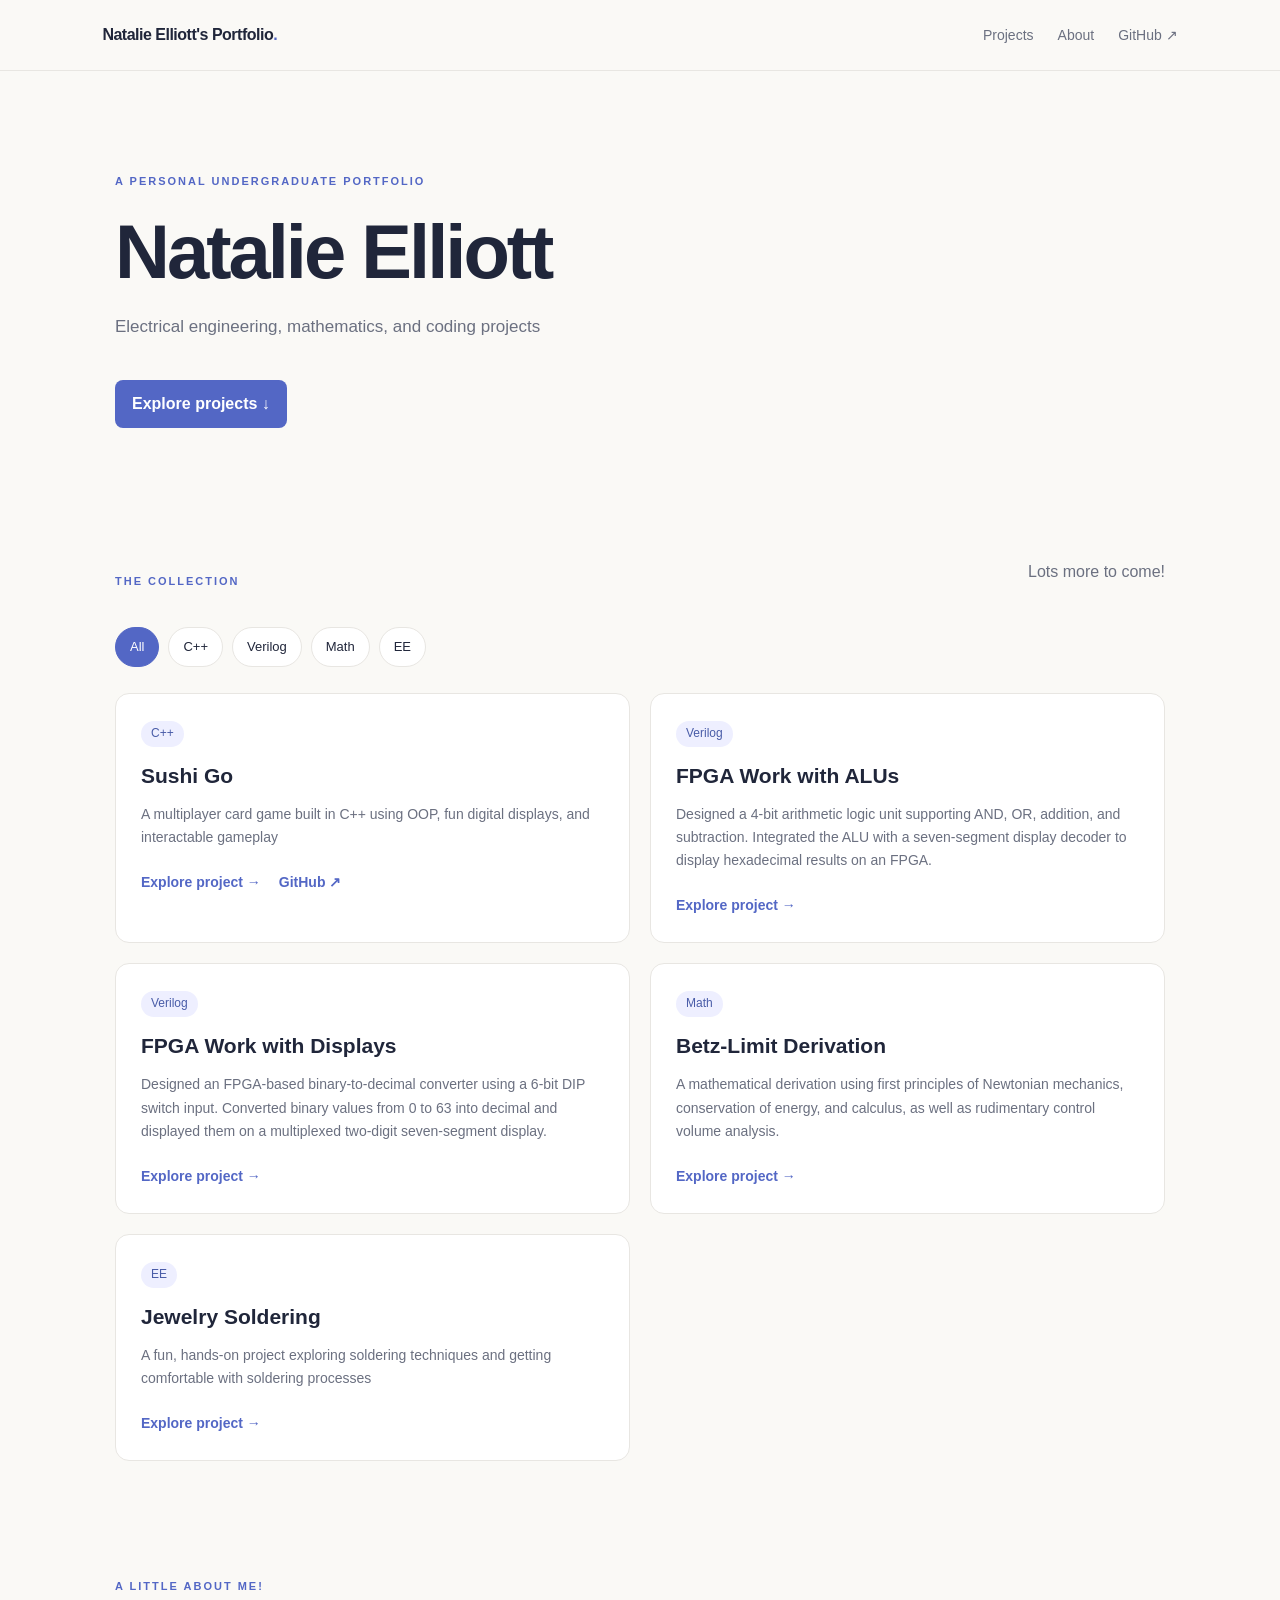
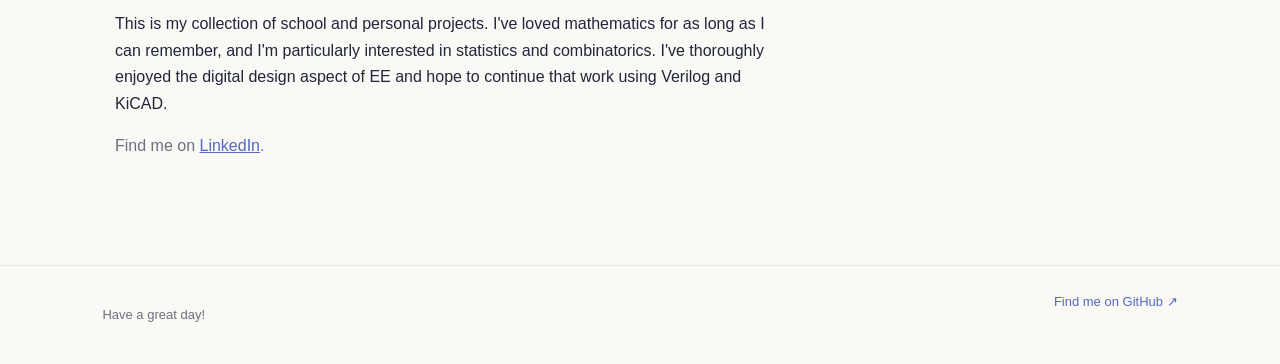
<file: index.html>
<!DOCTYPE html>
<html lang="en">
<head>
    <meta charset="UTF-8">
    <meta name="viewport" content="width=device-width, initial-scale=1.0">
    <title>My Code Portfolio</title>
    <link rel="stylesheet" href="style.css">
<script src="script.js?v=2" defer></script></head>
<body>
    <header class="site-header">
        <a class="logo" href="index.html">Natalie Elliott's Portfolio<span>.</span></a>
        <nav>
            <a href="#projects">Projects</a>
            <a href="#about">About</a>
            <a href="https://github.com/" target="_blank"
               rel="noopener noreferrer">GitHub ↗</a>
        </nav>
    </header>

    <main class="container">  
        <section class="hero">
        <p class="eyebrow">A PERSONAL UNDERGRADUATE PORTFOLIO</p>
        <h1>Natalie Elliott</h1>
        <p class="intro">Electrical engineering, mathematics, and coding projects</p>
        <a class="primary-link" href="#projects">
        Explore projects ↓
    </a>
</section>

        <section id="projects">
    <div class="section-heading">
        <div>
            <p class="eyebrow">THE COLLECTION</p>
        </div>
        <p class="muted">Lots more to come!</p>
    </div>
    <div id="filters" class="filters"></div>
    <div id="project-grid" class="project-grid"></div>
</section>

    <section id="about" class="about">
        <p class="eyebrow">A LITTLE ABOUT ME!</p>
        <p>
            This is my collection of school and personal projects.
            I've loved mathematics for as long as I can remember,
            and I'm particularly interested in statistics and
            combinatorics. I've thoroughly enjoyed the digital
            design aspect of EE and hope to continue that work
            using Verilog and KiCAD.
        </p>
        <p>
            Find me on <a href="https://www.linkedin.com/in/natalie-elliott-207054397" target="_blank"
            rel="noopener noreferrer">LinkedIn</a>.
        </p>
    </section>
    </main>

    <footer>
        <p>Have a great day!</p>
        <a href="https://github.com/" target="_blank"
           rel="noopener noreferrer">Find me on GitHub ↗</a>
    </footer>
</body>
</html>
</file>
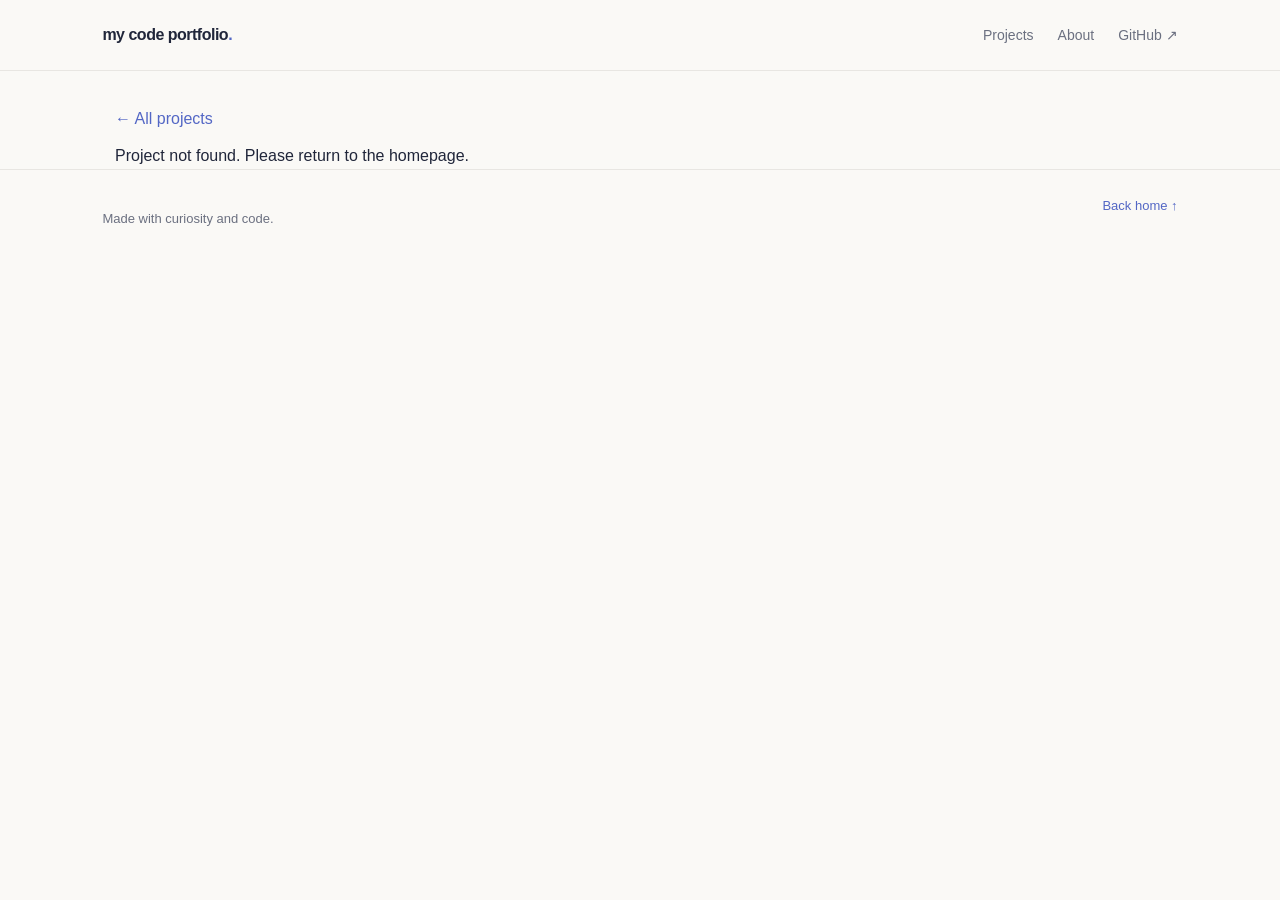
<file: project.html>
<!DOCTYPE html>
<html lang="en">
<head>
    <meta charset="UTF-8">
    <meta name="viewport" content="width=device-width, initial-scale=1.0">
    <title>Project | My Code Portfolio</title>
    <link rel="stylesheet" href="style.css">
<script src="script.js?v=2" defer></script>
    <script src="project.js" defer></script>
</head>
<body>
    <header class="site-header">
        <a class="logo" href="index.html">
            my code portfolio<span>.</span>
        </a>
        <nav>
            <a href="index.html#projects">Projects</a>
            <a href="index.html#about">About</a>
            <a href="https://github.com/"
               target="_blank" rel="noopener noreferrer">GitHub ↗</a>
        </nav>
    </header>

    <main class="container">
        <a class="back-link" href="index.html#projects">
            ← All projects
        </a>

        <div id="project-details">
            <p class="status">Loading project...</p>
        </div>
    </main>

    <footer>
        <p>Made with curiosity and code.</p>
        <a href="index.html">Back home ↑</a>
    </footer>
</body>
</html>
</file>
<file: style.css>
:root {
    --background: #faf9f6;
    --surface: #ffffff;
    --text: #20263a;
    --muted: #6b7080;
    --accent: #5367c5;
    --border: #e8e6e2;
}

* {
    box-sizing: border-box;
}

html {
    scroll-behavior: smooth;
}

body {
    margin: 0;
    background: var(--background);
    color: var(--text);
    font-family: -apple-system, BlinkMacSystemFont,
                 "Segoe UI", sans-serif;
    line-height: 1.65;
}

a {
    color: var(--accent);
}

.site-header {
    display: flex;
    align-items: center;
    justify-content: space-between;
    gap: 20px;
    padding: 22px 8%;
    border-bottom: 1px solid var(--border);
}

.logo {
    color: var(--text);
    text-decoration: none;
    font-weight: 750;
    letter-spacing: -0.5px;
}

.logo span {
    color: var(--accent);
}

nav {
    display: flex;
    flex-wrap: wrap;
    gap: 24px;
}

nav a {
    color: var(--muted);
    text-decoration: none;
    font-size: 14px;
}

nav a:hover {
    color: var(--accent);
}

.container {
    width: min(1050px, 88%);
    margin: 0 auto;
}

.hero {
    padding: 90px 0 100px;
}

.eyebrow {
    color: var(--accent);
    font-size: 11px;
    font-weight: 750;
    letter-spacing: 2px;
}

h1 {
    font-size: clamp(44px, 7vw, 76px);
    line-height: 1.08;
    letter-spacing: -3px;
    margin: 20px 0;
}

h2 {
    font-size: 32px;
    line-height: 1.2;
    letter-spacing: -1px;
}

h3 {
    line-height: 1.3;
}

.intro {
    max-width: 510px;
    color: var(--muted);
    font-size: 17px;
}

.primary-link {
    display: inline-block;
    margin-top: 22px;
    padding: 11px 17px;
    border-radius: 8px;
    background: var(--accent);
    color: white;
    text-decoration: none;
    font-weight: 600;
}

#projects {
    padding: 15px 0 90px;
}

.section-heading {
    display: flex;
    align-items: end;
    justify-content: space-between;
    gap: 24px;
}

.section-heading h2 {
    margin-bottom: 0;
}

.muted, .project-description {
    color: var(--muted);
}

.filters {
    display: flex;
    flex-wrap: wrap;
    gap: 9px;
    margin: 26px 0;
}

.filter-button {
    padding: 8px 14px;
    border: 1px solid var(--border);
    border-radius: 25px;
    background: var(--surface);
    color: var(--text);
    cursor: pointer;
    font: inherit;
    font-size: 13px;
}

.filter-button.active,
.filter-button:hover {
    background: var(--accent);
    border-color: var(--accent);
    color: white;
}

.project-grid {
    display: grid;
    grid-template-columns: repeat(2, minmax(0, 1fr));
    gap: 20px;
}

.project-card {
    padding: 25px;
    border: 1px solid var(--border);
    border-radius: 14px;
    background: var(--surface);
    transition: transform 0.2s, box-shadow 0.2s;
}

.project-card:hover {
    transform: translateY(-3px);
    box-shadow: 0 10px 30px #20263a0b;
}

.project-card h3 {
    margin: 15px 0 8px;
    font-size: 21px;
}

.tag {
    display: inline-block;
    padding: 3px 10px;
    border-radius: 20px;
    background: #eeefff;
    color: #495ca8;
    font-size: 12px;
}

.project-description {
    font-size: 14px;
}

.card-links {
    display: flex;
    flex-wrap: wrap;
    gap: 18px;
    margin-top: 22px;
}

.card-links a {
    text-decoration: none;
    font-size: 14px;
    font-weight: 650;
}

.about {
    max-width: 650px;
    padding: 15px 0 90px;
}

.about p:last-child {
    color: var(--muted);
}

footer {
    display: flex;
    justify-content: space-between;
    flex-wrap: wrap;
    gap: 12px;
    padding: 25px 8%;
    border-top: 1px solid var(--border);
    color: var(--muted);
    font-size: 13px;
}

footer a {
    text-decoration: none;
}

.back-link {
    display: inline-block;
    margin: 35px 0 10px;
    text-decoration: none;
}

.project-header {
    padding: 25px 0 35px;
}

.project-header h1 {
    font-size: clamp(38px, 6vw, 60px);
    overflow-wrap: anywhere;
}

.project-content {
    max-width: 850px;
    padding-bottom: 80px;
}

.project-section {
    margin: 35px 0;
}

.code-block {
    overflow-x: auto;
    padding: 22px;
    border-radius: 12px;
    background: #1d2333;
    color: #e5e9f5;
    font: 13px/1.7 "SFMono-Regular", Consolas,
          "Liberation Mono", monospace;
    white-space: pre;
}

.code-block code {
    font: inherit;
}

.file-heading {
    display: flex;
    justify-content: space-between;
    flex-wrap: wrap;
    gap: 10px;
    align-items: center;
}

.secondary-link {
    font-size: 14px;
    text-decoration: none;
}

.status {
    color: var(--muted);
    font-size: 14px;
}

@media (max-width: 650px) {
    .site-header {
        padding: 18px 6%;
        align-items: flex-start;
        flex-direction: column;
    }

    nav {
        gap: 16px;
    }

    .container {
        width: 88%;
    }

    .hero {
        padding: 65px 0;
    }

    .project-grid {
        grid-template-columns: 1fr;
    }

    .section-heading {
        align-items: flex-start;
        flex-direction: column;
    }

    h1 {
        letter-spacing: -1.5px;
    }
}
</file>
